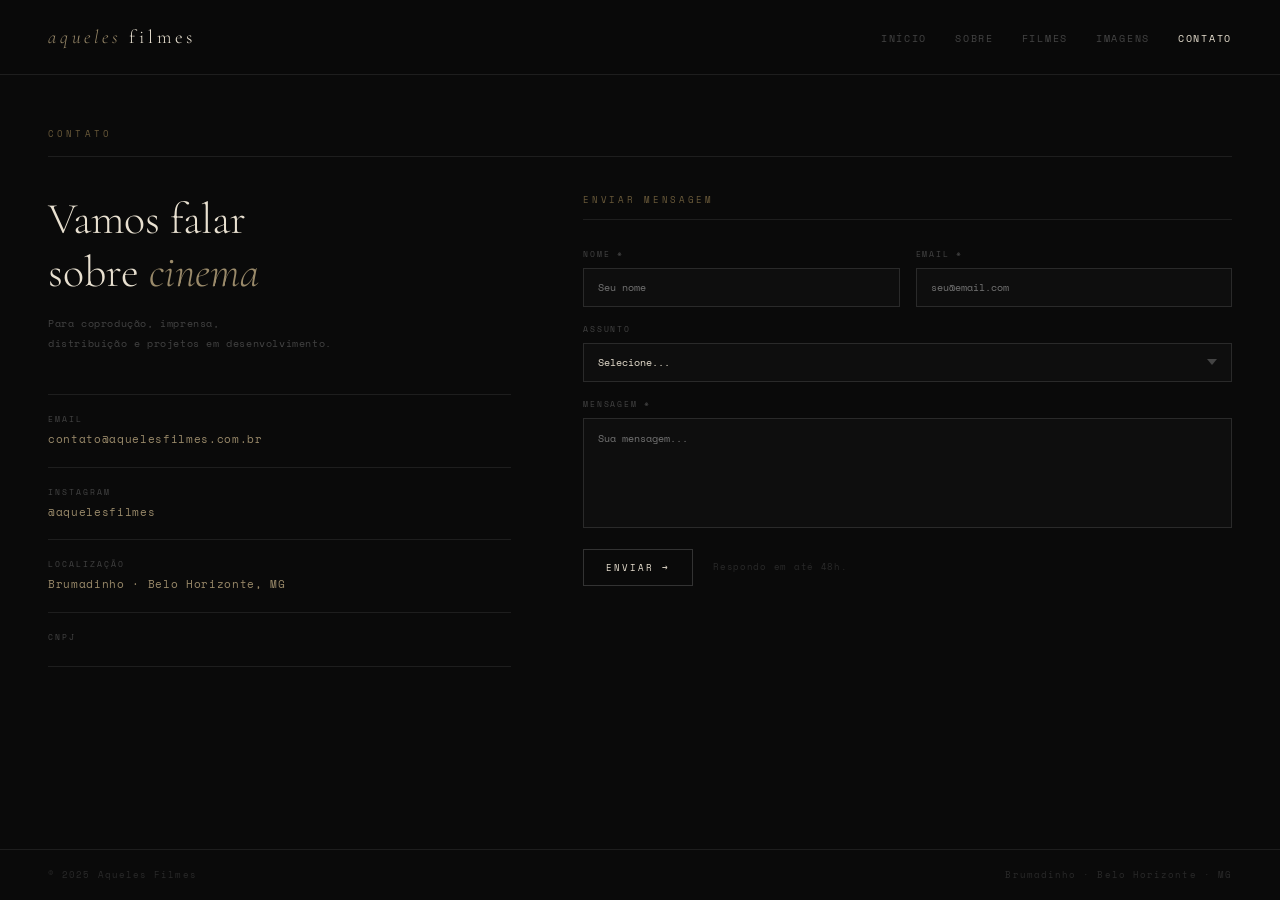
<file: contato.html>
<!DOCTYPE html>
<html lang="pt-BR">
<head>
  <meta charset="UTF-8">
  <meta name="viewport" content="width=device-width, initial-scale=1.0">
  <title>Contato — Aqueles Filmes</title>
  <meta name="description" content="Entre em contato com a Aqueles Filmes — coprodução, imprensa, distribuição.">
  <link rel="stylesheet" href="style.css">
  <style>
    .contato-grid {
      display: grid;
      grid-template-columns: 1fr 1.4fr;
      gap: 72px;
      align-items: start;
    }

    /* lado esquerdo */
    .contato-left h1 {
      font-family: 'Cormorant Garamond', serif;
      font-size: clamp(30px, 3.5vw, 44px);
      font-weight: 300;
      line-height: 1.2;
      color: var(--text);
      margin-bottom: 16px;
    }

    .contato-left h1 em {
      font-style: italic;
      color: var(--gold);
    }

    .contato-left .intro {
      font-size: 10px;
      color: var(--text-faint);
      line-height: 2;
      letter-spacing: 0.06em;
      margin-bottom: 40px;
    }

    .contact-items { display: flex; flex-direction: column; gap: 0; }

    .contact-item {
      padding: 18px 0;
      border-bottom: 1px solid var(--border);
    }

    .contact-item:first-child { border-top: 1px solid var(--border); }

    .contact-key {
      font-size: 8px;
      letter-spacing: 0.25em;
      text-transform: uppercase;
      color: var(--text-faint);
      margin-bottom: 5px;
    }

    .contact-val {
      font-size: 11px;
      color: var(--gold);
      letter-spacing: 0.06em;
    }

    .contact-val a {
      color: inherit;
      text-decoration: none;
      transition: color 0.2s;
    }

    .contact-val a:hover { color: var(--text); }

    /* formulário */
    .form-title {
      font-size: 9px;
      letter-spacing: 0.3em;
      color: var(--gold-dim);
      text-transform: uppercase;
      margin-bottom: 28px;
      padding-bottom: 12px;
      border-bottom: 1px solid var(--border);
    }

    .form-row {
      display: grid;
      grid-template-columns: 1fr 1fr;
      gap: 16px;
    }

    .form-field { margin-bottom: 16px; }

    .form-field label {
      display: block;
      font-size: 8px;
      color: var(--text-faint);
      letter-spacing: 0.22em;
      text-transform: uppercase;
      margin-bottom: 7px;
    }

    .form-field input,
    .form-field select,
    .form-field textarea {
      width: 100%;
      background: var(--bg2);
      border: 1px solid var(--border2);
      color: var(--text);
      padding: 11px 14px;
      font-family: 'Space Mono', monospace;
      font-size: 10px;
      outline: none;
      transition: border-color 0.2s;
      appearance: none;
    }

    .form-field input:focus,
    .form-field select:focus,
    .form-field textarea:focus {
      border-color: var(--gold-dim);
    }

    .form-field select {
      cursor: pointer;
      background-image: url("data:image/svg+xml,%3Csvg xmlns='http://www.w3.org/2000/svg' width='10' height='6'%3E%3Cpath d='M0 0l5 6 5-6z' fill='%23444'/%3E%3C/svg%3E");
      background-repeat: no-repeat;
      background-position: right 14px center;
      padding-right: 36px;
    }

    .form-field select option { background: #0e0e0e; }

    .form-field textarea {
      height: 110px;
      resize: none;
      line-height: 1.8;
    }

    .form-footer {
      display: flex;
      align-items: center;
      gap: 20px;
      margin-top: 8px;
    }

    .form-note {
      font-size: 9px;
      color: #2a2a2a;
      letter-spacing: 0.08em;
      line-height: 1.8;
    }

    /* estado de sucesso */
    .sucesso {
      display: none;
      padding: 24px;
      border: 1px solid #1a2a1a;
      background: #0a140a;
      margin-top: 20px;
    }

    .sucesso p {
      font-size: 10px;
      color: #4a7a4a;
      letter-spacing: 0.1em;
      line-height: 1.8;
    }

    @media (max-width: 800px) {
      .contato-grid { grid-template-columns: 1fr; gap: 48px; }
      .form-row { grid-template-columns: 1fr; }
    }
  </style>
</head>
<body>

<nav>
  <a href="index.html" class="logo"><em>aqueles</em> filmes</a>
  <button class="hamburger" onclick="toggleMenu()" aria-label="Menu">
    <span></span><span></span><span></span>
  </button>
  <ul class="nav-links" id="nav-links">
    <li><a href="index.html">início</a></li>
    <li><a href="sobre.html">sobre</a></li>
    <li><a href="filmes.html">filmes</a></li>
    <li><a href="imagens.html">imagens</a></li>
    <li><a href="contato.html" class="active">contato</a></li>
  </ul>
</nav>

<main>
  <p class="section-label">Contato</p>

  <div class="contato-grid">

    <!-- LADO ESQUERDO -->
    <div class="contato-left">
      <h1>Vamos falar<br>sobre <em>cinema</em></h1>
      <p class="intro">
        Para coprodução, imprensa,<br>
        distribuição e projetos em desenvolvimento.
      </p>

      <div class="contact-items">
        <div class="contact-item">
          <div class="contact-key">Email</div>
          <!-- troque pelo email real -->
          <div class="contact-val">
            <a href="mailto:contato@aquelesfilmes.com.br">contato@aquelesfilmes.com.br</a>
          </div>
        </div>
        <div class="contact-item">
          <div class="contact-key">Instagram</div>
          <div class="contact-val">
            <a href="https://instagram.com/aquelesfilmes" target="_blank" rel="noopener">@aquelesfilmes</a>
          </div>
        </div>
        <div class="contact-item">
          <div class="contact-key">Localização</div>
          <div class="contact-val">Brumadinho · Belo Horizonte, MG</div>
        </div>
        <div class="contact-item">
          <div class="contact-key">CNPJ</div>
          <!-- insira o CNPJ se quiser exibir -->
          <div class="contact-val"><!-- XX.XXX.XXX/XXXX-XX --></div>
        </div>
      </div>
    </div>

    <!-- FORMULÁRIO -->
    <div>
      <p class="form-title">Enviar mensagem</p>

      <!--
        ═══════════════════════════════════════════════
        FORMSPREE — COMO ATIVAR:
        1. Crie conta gratuita em formspree.io
        2. Crie um novo Form
        3. Copie o endpoint (ex: https://formspree.io/f/xabcdefg)
        4. Cole no atributo action abaixo
        ═══════════════════════════════════════════════
      -->
      <form
        id="form-contato"
        action="https://formspree.io/f/COLE_SEU_ENDPOINT_AQUI"
        method="POST"
        onsubmit="enviou(event)"
      >
        <div class="form-row">
          <div class="form-field">
            <label for="nome">Nome *</label>
            <input type="text" id="nome" name="nome" required placeholder="Seu nome">
          </div>
          <div class="form-field">
            <label for="email">Email *</label>
            <input type="email" id="email" name="email" required placeholder="seu@email.com">
          </div>
        </div>

        <div class="form-field">
          <label for="assunto">Assunto</label>
          <select id="assunto" name="assunto">
            <option value="">Selecione...</option>
            <option value="coproducao">Coprodução</option>
            <option value="distribuicao">Distribuição</option>
            <option value="imprensa">Imprensa</option>
            <option value="festivais">Festivais</option>
            <option value="outro">Outro</option>
          </select>
        </div>

        <div class="form-field">
          <label for="mensagem">Mensagem *</label>
          <textarea id="mensagem" name="mensagem" required placeholder="Sua mensagem..."></textarea>
        </div>

        <div class="form-footer">
          <button type="submit" class="btn">Enviar →</button>
          <span class="form-note">Respondo em até 48h.</span>
        </div>

      </form>

      <div class="sucesso" id="sucesso">
        <p>Mensagem enviada. Obrigado pelo contato — respondo em breve.</p>
      </div>

    </div>
  </div>
</main>

<footer>
  <span>© 2025 Aqueles Filmes</span>
  <span>Brumadinho · Belo Horizonte · MG</span>
</footer>

<script>
  function toggleMenu() {
    document.getElementById('nav-links').classList.toggle('open');
  }

  async function enviou(e) {
    e.preventDefault();
    const form = document.getElementById('form-contato');
    const data = new FormData(form);

    try {
      const res = await fetch(form.action, {
        method: 'POST',
        body: data,
        headers: { 'Accept': 'application/json' }
      });

      if (res.ok) {
        form.style.display = 'none';
        document.getElementById('sucesso').style.display = 'block';
      } else {
        alert('Houve um erro. Tente novamente ou envie email diretamente.');
      }
    } catch {
      alert('Erro de conexão. Envie email diretamente.');
    }
  }
</script>
</body>
</html>
</file>
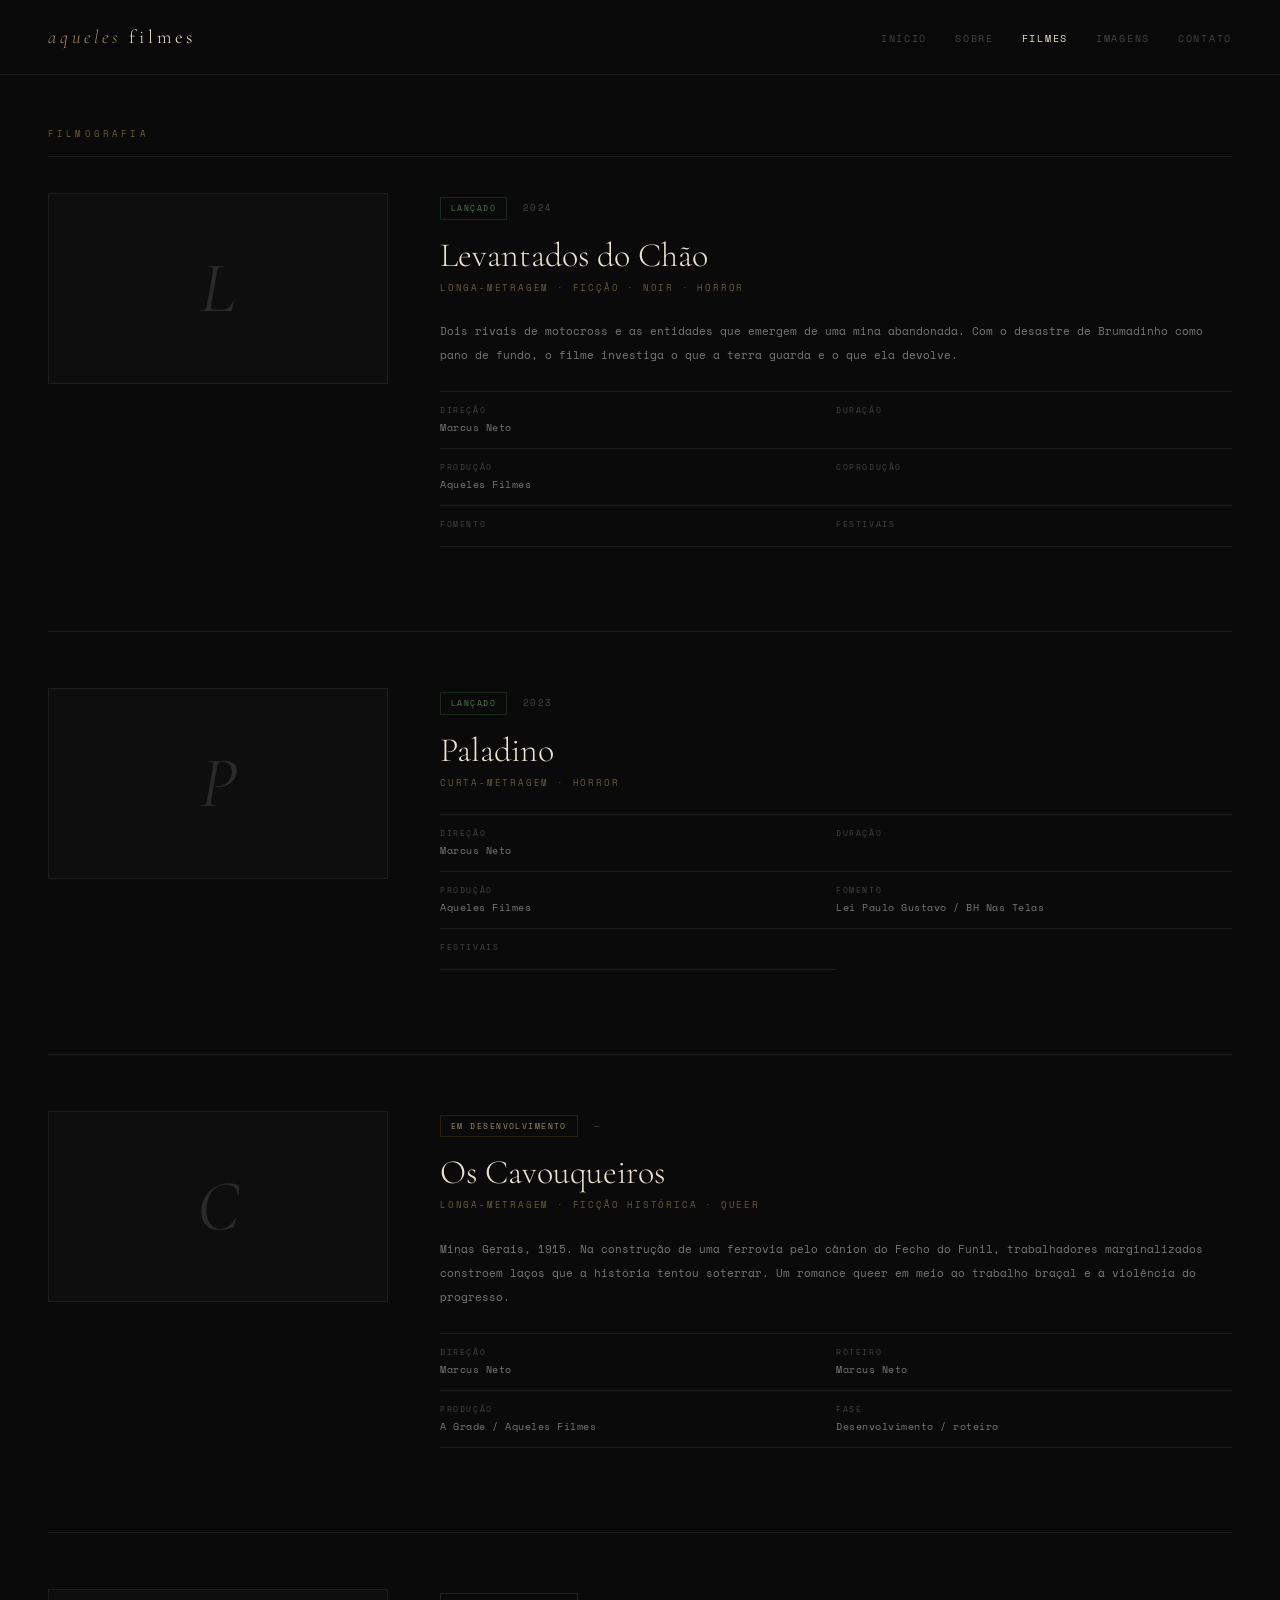
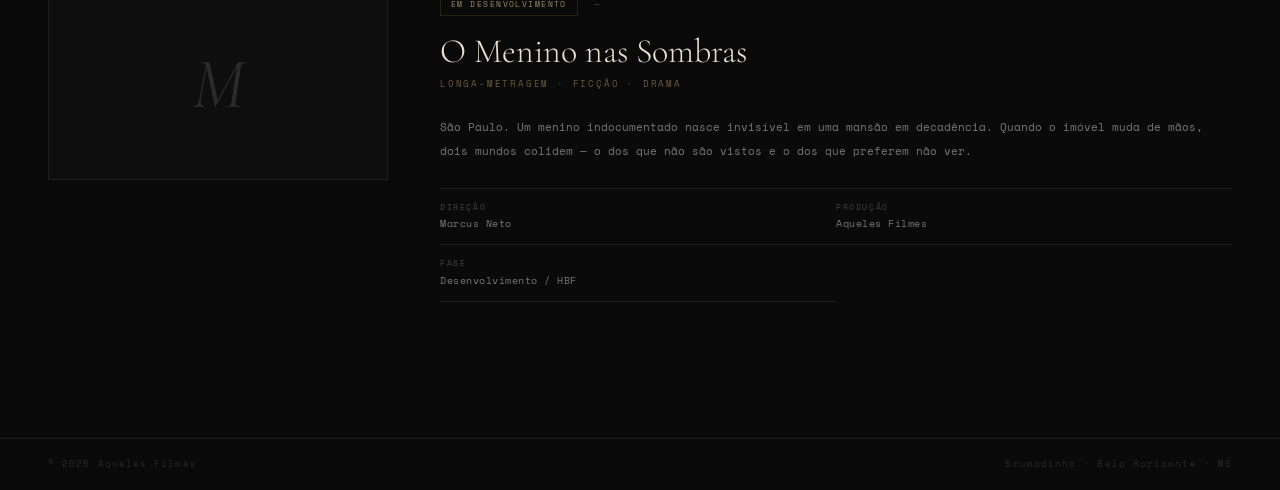
<file: filmes.html>
<!DOCTYPE html>
<html lang="pt-BR">
<head>
  <meta charset="UTF-8">
  <meta name="viewport" content="width=device-width, initial-scale=1.0">
  <title>Filmes — Aqueles Filmes</title>
  <meta name="description" content="Filmografia da Aqueles Filmes — curtas e longas-metragens de ficção de autor.">
  <link rel="stylesheet" href="style.css">
  <style>
    .filme-block {
      display: grid;
      grid-template-columns: 340px 1fr;
      gap: 52px;
      align-items: start;
      padding-bottom: 56px;
      margin-bottom: 56px;
      border-bottom: 1px solid var(--border);
    }

    .filme-block:last-child {
      border-bottom: none;
      margin-bottom: 0;
    }

    .filme-thumb {
      position: relative;
      aspect-ratio: 16/9;
      background: var(--bg2);
      border: 1px solid var(--border);
      overflow: hidden;
      display: flex;
      align-items: center;
      justify-content: center;
    }

    /* substitua o placeholder por:
       <img src="images/filme-levantados.jpg" alt="Levantados do Chão"> */
    .filme-thumb img {
      width: 100%;
      height: 100%;
      object-fit: cover;
      display: block;
    }

    .thumb-letra {
      font-family: 'Cormorant Garamond', serif;
      font-size: 72px;
      font-style: italic;
      color: var(--border2);
      user-select: none;
    }

    /* botão de play para trailer (iframe do YouTube) */
    .trailer-btn {
      position: absolute;
      inset: 0;
      display: flex;
      align-items: center;
      justify-content: center;
      background: rgba(0,0,0,0);
      transition: background 0.2s;
      cursor: pointer;
      border: none;
      width: 100%;
    }

    .trailer-btn:hover { background: rgba(0,0,0,0.4); }

    .play-circle {
      width: 52px;
      height: 52px;
      border: 1px solid rgba(200,180,130,0.4);
      border-radius: 50%;
      display: flex;
      align-items: center;
      justify-content: center;
      opacity: 0;
      transition: opacity 0.2s;
    }

    .trailer-btn:hover .play-circle { opacity: 1; }

    .play-tri {
      width: 0; height: 0;
      border-top: 8px solid transparent;
      border-bottom: 8px solid transparent;
      border-left: 14px solid var(--gold);
      margin-left: 4px;
    }

    /* modal iframe */
    .modal-overlay {
      display: none;
      position: fixed;
      inset: 0;
      background: rgba(0,0,0,0.92);
      z-index: 200;
      align-items: center;
      justify-content: center;
    }

    .modal-overlay.open { display: flex; }

    .modal-inner {
      width: min(860px, 94vw);
      position: relative;
    }

    .modal-close {
      position: absolute;
      top: -36px;
      right: 0;
      background: none;
      border: none;
      color: var(--text-dim);
      font-family: 'Space Mono', monospace;
      font-size: 10px;
      letter-spacing: 0.2em;
      cursor: pointer;
    }

    .modal-close:hover { color: var(--text); }

    .modal-video {
      position: relative;
      padding-bottom: 56.25%;
      height: 0;
    }

    .modal-video iframe {
      position: absolute;
      inset: 0;
      width: 100%;
      height: 100%;
      border: none;
    }

    /* info */
    .filme-info { padding-top: 4px; }

    .filme-meta {
      display: flex;
      gap: 16px;
      align-items: center;
      margin-bottom: 16px;
      flex-wrap: wrap;
    }

    .badge {
      font-size: 8px;
      letter-spacing: 0.18em;
      text-transform: uppercase;
      padding: 4px 10px;
      border: 1px solid var(--border2);
      color: var(--text-faint);
    }

    .badge.lancado { border-color: #1a2a1a; color: #4a7a4a; }
    .badge.dev { border-color: #2a2010; color: var(--gold); }
    .badge.pos { border-color: #10202a; color: #4a7aaa; }

    .filme-ano {
      font-size: 9px;
      color: var(--text-faint);
      letter-spacing: 0.15em;
    }

    .filme-title {
      font-family: 'Cormorant Garamond', serif;
      font-size: 34px;
      font-weight: 300;
      color: var(--text);
      margin-bottom: 6px;
      line-height: 1.15;
    }

    .filme-title em { font-style: italic; color: var(--gold); }

    .filme-genero {
      font-size: 9px;
      color: var(--gold-dim);
      letter-spacing: 0.2em;
      text-transform: uppercase;
      margin-bottom: 24px;
    }

    .filme-sinopse {
      font-size: 11px;
      color: var(--text-dim);
      line-height: 2.2;
      margin-bottom: 24px;
    }

    .filme-ficha {
      display: grid;
      grid-template-columns: repeat(2, 1fr);
      gap: 0;
      border-top: 1px solid var(--border);
      margin-bottom: 28px;
    }

    .ficha-item {
      padding: 12px 0;
      border-bottom: 1px solid var(--border);
    }

    .ficha-key {
      font-size: 8px;
      letter-spacing: 0.2em;
      text-transform: uppercase;
      color: var(--text-faint);
      margin-bottom: 3px;
    }

    .ficha-val {
      font-size: 10px;
      color: var(--text-dim);
      letter-spacing: 0.05em;
    }

    @media (max-width: 860px) {
      .filme-block { grid-template-columns: 1fr; gap: 28px; }
      .filme-thumb { max-width: 100%; }
      .filme-ficha { grid-template-columns: 1fr; }
    }
  </style>
</head>
<body>

<nav>
  <a href="index.html" class="logo"><em>aqueles</em> filmes</a>
  <button class="hamburger" onclick="toggleMenu()" aria-label="Menu">
    <span></span><span></span><span></span>
  </button>
  <ul class="nav-links" id="nav-links">
    <li><a href="index.html">início</a></li>
    <li><a href="sobre.html">sobre</a></li>
    <li><a href="filmes.html" class="active">filmes</a></li>
    <li><a href="imagens.html">imagens</a></li>
    <li><a href="contato.html">contato</a></li>
  </ul>
</nav>

<main>
  <p class="section-label">Filmografia</p>

  <!-- ═══════════════════════════════════════════
       FILME 1 — LEVANTADOS DO CHÃO
       ═══════════════════════════════════════════ -->
  <div class="filme-block">
    <div>
      <div class="filme-thumb">
        <!-- SUBSTITUA por: <img src="images/levantados-thumb.jpg" alt="Levantados do Chão"> -->
        <span class="thumb-letra">L</span>
        <!-- PARA ATIVAR O TRAILER:
             1. Cole o ID do vídeo do YouTube no atributo data-yt abaixo
             2. Exemplo: data-yt="dQw4w9WgXcQ" -->
        <button class="trailer-btn" data-yt="" onclick="abreTrailer(this)">
          <div class="play-circle"><div class="play-tri"></div></div>
        </button>
      </div>
    </div>
    <div class="filme-info">
      <div class="filme-meta">
        <span class="badge lancado">Lançado</span>
        <span class="filme-ano">2024</span>
      </div>
      <h2 class="filme-title">Levantados do Chão</h2>
      <p class="filme-genero">Longa-metragem · Ficção · Noir · Horror</p>
      <p class="filme-sinopse">
        <!-- escreva sua sinopse aqui -->
        Dois rivais de motocross e as entidades que emergem de uma mina abandonada. Com o desastre de Brumadinho como pano de fundo, o filme investiga o que a terra guarda e o que ela devolve.
      </p>
      <div class="filme-ficha">
        <div class="ficha-item">
          <div class="ficha-key">Direção</div>
          <div class="ficha-val">Marcus Neto</div>
        </div>
        <div class="ficha-item">
          <div class="ficha-key">Duração</div>
          <div class="ficha-val"><!-- ex: 94 min --></div>
        </div>
        <div class="ficha-item">
          <div class="ficha-key">Produção</div>
          <div class="ficha-val">Aqueles Filmes</div>
        </div>
        <div class="ficha-item">
          <div class="ficha-key">Coprodução</div>
          <div class="ficha-val"><!-- país/produtora --></div>
        </div>
        <div class="ficha-item">
          <div class="ficha-key">Fomento</div>
          <div class="ficha-val"><!-- editais --></div>
        </div>
        <div class="ficha-item">
          <div class="ficha-key">Festivais</div>
          <div class="ficha-val"><!-- liste aqui --></div>
        </div>
      </div>
    </div>
  </div>

  <!-- ═══════════════════════════════════════════
       FILME 2 — PALADINO
       ═══════════════════════════════════════════ -->
  <div class="filme-block">
    <div>
      <div class="filme-thumb">
        <span class="thumb-letra">P</span>
        <button class="trailer-btn" data-yt="" onclick="abreTrailer(this)">
          <div class="play-circle"><div class="play-tri"></div></div>
        </button>
      </div>
    </div>
    <div class="filme-info">
      <div class="filme-meta">
        <span class="badge lancado">Lançado</span>
        <span class="filme-ano">2023</span>
      </div>
      <h2 class="filme-title">Paladino</h2>
      <p class="filme-genero">Curta-metragem · Horror</p>
      <p class="filme-sinopse">
        <!-- escreva sua sinopse aqui -->
      </p>
      <div class="filme-ficha">
        <div class="ficha-item">
          <div class="ficha-key">Direção</div>
          <div class="ficha-val">Marcus Neto</div>
        </div>
        <div class="ficha-item">
          <div class="ficha-key">Duração</div>
          <div class="ficha-val"><!-- ex: 18 min --></div>
        </div>
        <div class="ficha-item">
          <div class="ficha-key">Produção</div>
          <div class="ficha-val">Aqueles Filmes</div>
        </div>
        <div class="ficha-item">
          <div class="ficha-key">Fomento</div>
          <div class="ficha-val">Lei Paulo Gustavo / BH Nas Telas</div>
        </div>
        <div class="ficha-item">
          <div class="ficha-key">Festivais</div>
          <div class="ficha-val"><!-- liste aqui --></div>
        </div>
      </div>
    </div>
  </div>

  <!-- ═══════════════════════════════════════════
       FILME 3 — OS CAVOUQUEIROS
       ═══════════════════════════════════════════ -->
  <div class="filme-block">
    <div>
      <div class="filme-thumb">
        <span class="thumb-letra">C</span>
        <!-- sem trailer ainda, remova o botão quando não tiver vídeo -->
      </div>
    </div>
    <div class="filme-info">
      <div class="filme-meta">
        <span class="badge dev">Em desenvolvimento</span>
        <span class="filme-ano">—</span>
      </div>
      <h2 class="filme-title">Os Cavouqueiros</h2>
      <p class="filme-genero">Longa-metragem · Ficção histórica · Queer</p>
      <p class="filme-sinopse">
        Minas Gerais, 1915. Na construção de uma ferrovia pelo cânion do Fecho do Funil, trabalhadores marginalizados constroem laços que a história tentou soterrar. Um romance queer em meio ao trabalho braçal e à violência do progresso.
      </p>
      <div class="filme-ficha">
        <div class="ficha-item">
          <div class="ficha-key">Direção</div>
          <div class="ficha-val">Marcus Neto</div>
        </div>
        <div class="ficha-item">
          <div class="ficha-key">Roteiro</div>
          <div class="ficha-val">Marcus Neto</div>
        </div>
        <div class="ficha-item">
          <div class="ficha-key">Produção</div>
          <div class="ficha-val">A Grade / Aqueles Filmes</div>
        </div>
        <div class="ficha-item">
          <div class="ficha-key">Fase</div>
          <div class="ficha-val">Desenvolvimento / roteiro</div>
        </div>
      </div>
    </div>
  </div>

  <!-- ═══════════════════════════════════════════
       FILME 4 — O MENINO NAS SOMBRAS
       ═══════════════════════════════════════════ -->
  <div class="filme-block">
    <div>
      <div class="filme-thumb">
        <span class="thumb-letra">M</span>
      </div>
    </div>
    <div class="filme-info">
      <div class="filme-meta">
        <span class="badge dev">Em desenvolvimento</span>
        <span class="filme-ano">—</span>
      </div>
      <h2 class="filme-title">O Menino nas Sombras</h2>
      <p class="filme-genero">Longa-metragem · Ficção · Drama</p>
      <p class="filme-sinopse">
        São Paulo. Um menino indocumentado nasce invisível em uma mansão em decadência. Quando o imóvel muda de mãos, dois mundos colidem — o dos que não são vistos e o dos que preferem não ver.
      </p>
      <div class="filme-ficha">
        <div class="ficha-item">
          <div class="ficha-key">Direção</div>
          <div class="ficha-val">Marcus Neto</div>
        </div>
        <div class="ficha-item">
          <div class="ficha-key">Produção</div>
          <div class="ficha-val">Aqueles Filmes</div>
        </div>
        <div class="ficha-item">
          <div class="ficha-key">Fase</div>
          <div class="ficha-val">Desenvolvimento / HBF</div>
        </div>
      </div>
    </div>
  </div>

</main>

<!-- MODAL TRAILER -->
<div class="modal-overlay" id="modal" onclick="fechaTrailer(event)">
  <div class="modal-inner">
    <button class="modal-close" onclick="fechaTrailer()">← fechar</button>
    <div class="modal-video">
      <iframe id="modal-iframe" src="" allowfullscreen allow="autoplay"></iframe>
    </div>
  </div>
</div>

<footer>
  <span>© 2025 Aqueles Filmes</span>
  <span>Brumadinho · Belo Horizonte · MG</span>
</footer>

<script>
  function toggleMenu() {
    document.getElementById('nav-links').classList.toggle('open');
  }

  function abreTrailer(btn) {
    const ytId = btn.getAttribute('data-yt');
    if (!ytId) return; // sem trailer ainda
    document.getElementById('modal-iframe').src =
      'https://www.youtube.com/embed/' + ytId + '?autoplay=1';
    document.getElementById('modal').classList.add('open');
    document.body.style.overflow = 'hidden';
  }

  function fechaTrailer(e) {
    if (e && e.target !== document.getElementById('modal')) return;
    document.getElementById('modal-iframe').src = '';
    document.getElementById('modal').classList.remove('open');
    document.body.style.overflow = '';
  }

  document.addEventListener('keydown', function(e) {
    if (e.key === 'Escape') fechaTrailer();
  });
</script>
</body>
</html>
</file>
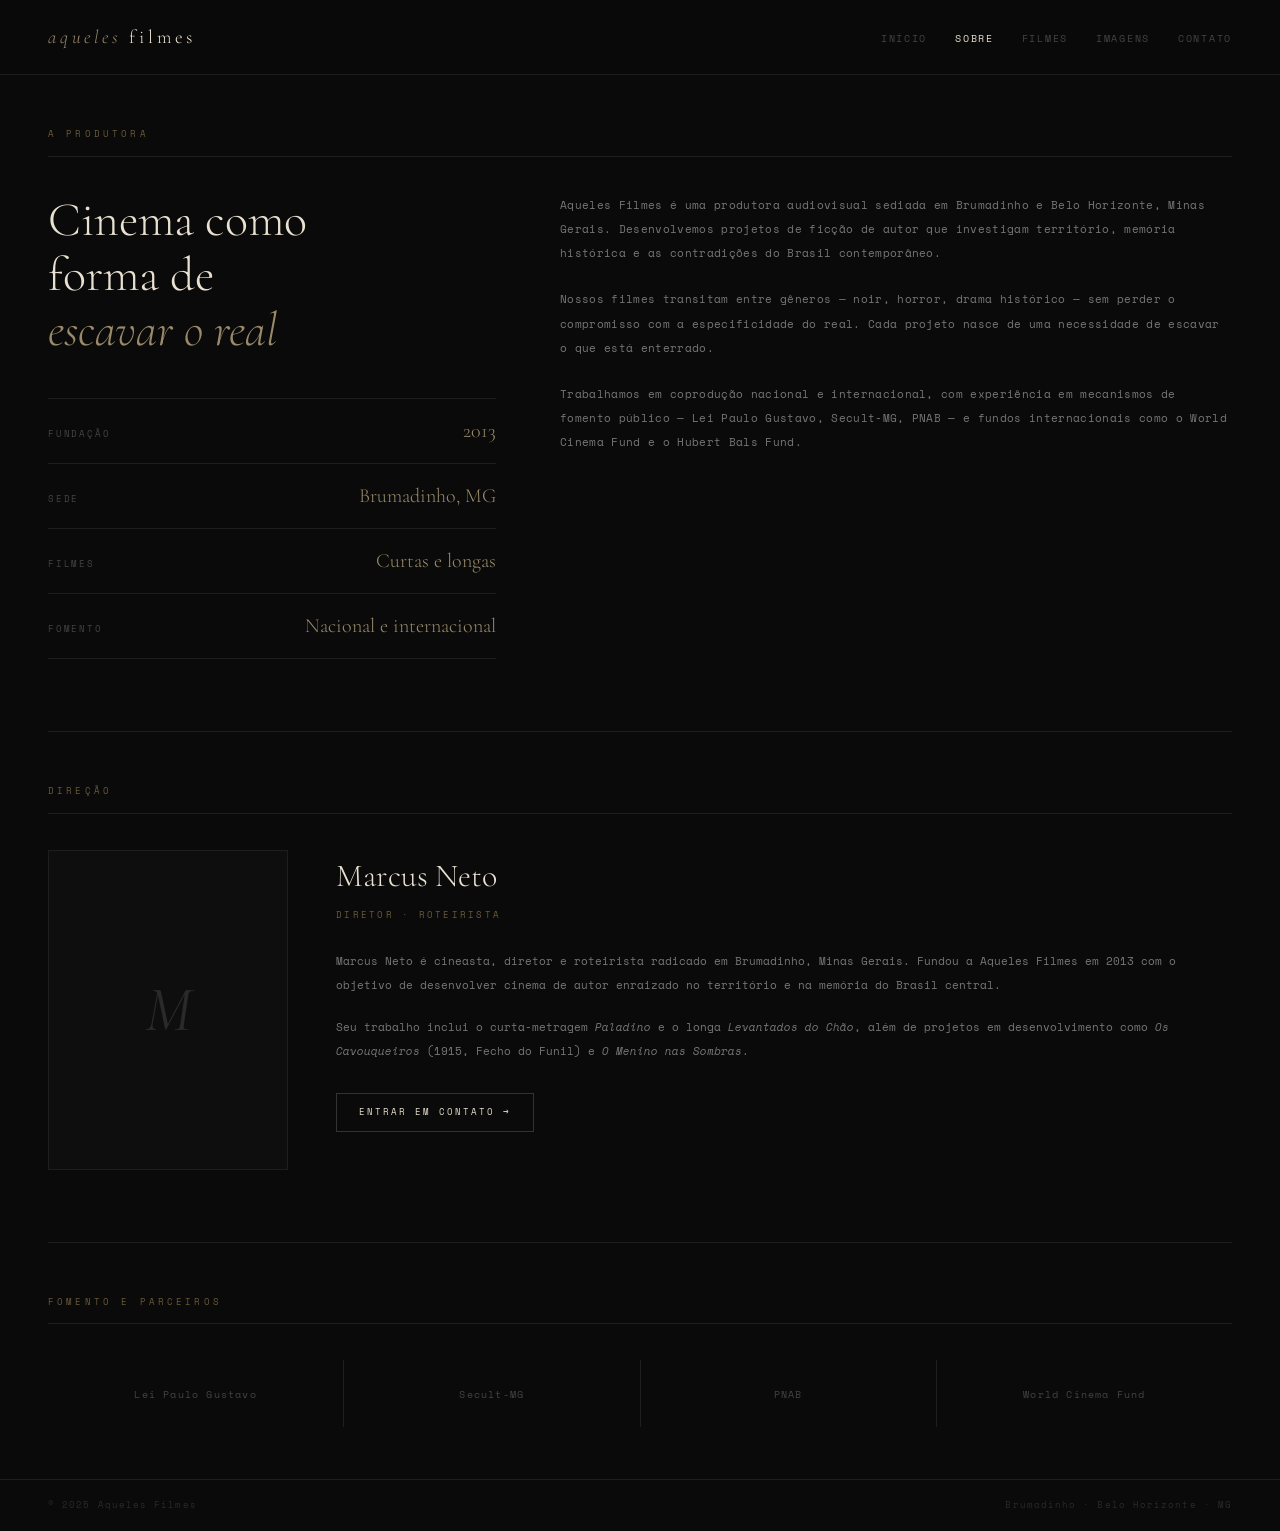
<file: sobre.html>
<!DOCTYPE html>
<html lang="pt-BR">
<head>
  <meta charset="UTF-8">
  <meta name="viewport" content="width=device-width, initial-scale=1.0">
  <title>Sobre — Aqueles Filmes</title>
  <meta name="description" content="Aqueles Filmes é uma produtora audiovisual sediada em Brumadinho e Belo Horizonte, MG.">
  <link rel="stylesheet" href="style.css">
  <style>
    .about-grid {
      display: grid;
      grid-template-columns: 1fr 1.5fr;
      gap: 64px;
      align-items: start;
      margin-bottom: 72px;
    }

    .about-left h1 {
      font-family: 'Cormorant Garamond', serif;
      font-size: clamp(32px, 4vw, 48px);
      font-weight: 300;
      line-height: 1.15;
      color: var(--text);
      margin-bottom: 28px;
    }

    .about-left h1 em {
      font-style: italic;
      color: var(--gold);
    }

    .stats {
      display: flex;
      flex-direction: column;
      gap: 0;
      margin-top: 40px;
      border-top: 1px solid var(--border);
    }

    .stat {
      display: flex;
      justify-content: space-between;
      align-items: baseline;
      padding: 16px 0;
      border-bottom: 1px solid var(--border);
    }

    .stat-key {
      font-size: 9px;
      letter-spacing: 0.2em;
      text-transform: uppercase;
      color: var(--text-faint);
    }

    .stat-val {
      font-family: 'Cormorant Garamond', serif;
      font-size: 20px;
      font-weight: 300;
      color: var(--gold);
    }

    .about-right p {
      font-size: 11px;
      color: var(--text-dim);
      line-height: 2.2;
      margin-bottom: 22px;
      letter-spacing: 0.03em;
    }

    /* diretor */
    .diretor-section {
      border-top: 1px solid var(--border);
      padding-top: 52px;
      margin-bottom: 72px;
    }

    .diretor-grid {
      display: grid;
      grid-template-columns: 240px 1fr;
      gap: 48px;
      align-items: start;
      margin-top: 36px;
    }

    .diretor-foto {
      aspect-ratio: 3/4;
      background: var(--bg2);
      border: 1px solid var(--border);
      display: flex;
      align-items: flex-end;
      justify-content: center;
      overflow: hidden;
      position: relative;
    }

    /* troca por: <img src="images/diretor.jpg" alt="Marcus Neto"> */
    .diretor-foto img {
      width: 100%;
      height: 100%;
      object-fit: cover;
      display: block;
    }

    .foto-placeholder {
      position: absolute;
      inset: 0;
      display: flex;
      align-items: center;
      justify-content: center;
    }

    .foto-placeholder span {
      font-family: 'Cormorant Garamond', serif;
      font-size: 64px;
      font-style: italic;
      color: var(--border2);
    }

    .diretor-info h2 {
      font-family: 'Cormorant Garamond', serif;
      font-size: 32px;
      font-weight: 300;
      color: var(--text);
      margin-bottom: 4px;
    }

    .diretor-info .cargo {
      font-size: 9px;
      letter-spacing: 0.25em;
      color: var(--gold-dim);
      text-transform: uppercase;
      margin-bottom: 24px;
    }

    .diretor-info p {
      font-size: 11px;
      color: var(--text-dim);
      line-height: 2.2;
      margin-bottom: 18px;
    }

    /* parceiros */
    .parceiros {
      border-top: 1px solid var(--border);
      padding-top: 52px;
    }

    .parceiros-grid {
      display: grid;
      grid-template-columns: repeat(4, 1fr);
      gap: 1px;
      background: var(--border);
      margin-top: 36px;
    }

    .parceiro {
      background: var(--bg);
      padding: 24px 20px;
      text-align: center;
    }

    .parceiro-nome {
      font-size: 10px;
      color: var(--text-faint);
      letter-spacing: 0.12em;
      line-height: 1.6;
    }

    @media (max-width: 700px) {
      .about-grid { grid-template-columns: 1fr; gap: 40px; }
      .diretor-grid { grid-template-columns: 1fr; }
      .diretor-foto { aspect-ratio: 1/1; max-width: 240px; }
      .parceiros-grid { grid-template-columns: repeat(2, 1fr); }
    }
  </style>
</head>
<body>

<nav>
  <a href="index.html" class="logo"><em>aqueles</em> filmes</a>
  <button class="hamburger" onclick="toggleMenu()" aria-label="Menu">
    <span></span><span></span><span></span>
  </button>
  <ul class="nav-links" id="nav-links">
    <li><a href="index.html">início</a></li>
    <li><a href="sobre.html" class="active">sobre</a></li>
    <li><a href="filmes.html">filmes</a></li>
    <li><a href="imagens.html">imagens</a></li>
    <li><a href="contato.html">contato</a></li>
  </ul>
</nav>

<main>
  <p class="section-label">A produtora</p>

  <div class="about-grid">
    <div class="about-left">
      <h1>Cinema como<br>forma de<br><em>escavar o real</em></h1>
      <div class="stats">
        <div class="stat">
          <span class="stat-key">Fundação</span>
          <span class="stat-val">2013</span>
        </div>
        <div class="stat">
          <span class="stat-key">Sede</span>
          <span class="stat-val">Brumadinho, MG</span>
        </div>
        <div class="stat">
          <span class="stat-key">Filmes</span>
          <span class="stat-val">Curtas e longas</span>
        </div>
        <div class="stat">
          <span class="stat-key">Fomento</span>
          <span class="stat-val">Nacional e internacional</span>
        </div>
      </div>
    </div>

    <div class="about-right">
      <p>Aqueles Filmes é uma produtora audiovisual sediada em Brumadinho e Belo Horizonte, Minas Gerais. Desenvolvemos projetos de ficção de autor que investigam território, memória histórica e as contradições do Brasil contemporâneo.</p>
      <p>Nossos filmes transitam entre gêneros — noir, horror, drama histórico — sem perder o compromisso com a especificidade do real. Cada projeto nasce de uma necessidade de escavar o que está enterrado.</p>
      <p>Trabalhamos em coprodução nacional e internacional, com experiência em mecanismos de fomento público — Lei Paulo Gustavo, Secult-MG, PNAB — e fundos internacionais como o World Cinema Fund e o Hubert Bals Fund.</p>
      <!-- adicione mais parágrafos aqui conforme necessário -->
    </div>
  </div>

  <!-- DIRETOR -->
  <div class="diretor-section">
    <p class="section-label">Direção</p>
    <div class="diretor-grid">
      <div class="diretor-foto">
        <!-- SUBSTITUA o bloco abaixo por:
             <img src="images/diretor.jpg" alt="Marcus Neto">
             quando tiver a foto pronta -->
        <div class="foto-placeholder">
          <span>M</span>
        </div>
      </div>
      <div class="diretor-info">
        <h2>Marcus Neto</h2>
        <p class="cargo">Diretor · Roteirista</p>
        <p>Marcus Neto é cineasta, diretor e roteirista radicado em Brumadinho, Minas Gerais. Fundou a Aqueles Filmes em 2013 com o objetivo de desenvolver cinema de autor enraizado no território e na memória do Brasil central.</p>
        <p>Seu trabalho inclui o curta-metragem <em>Paladino</em> e o longa <em>Levantados do Chão</em>, além de projetos em desenvolvimento como <em>Os Cavouqueiros</em> (1915, Fecho do Funil) e <em>O Menino nas Sombras</em>.</p>
        <p><!-- adicione prêmios, festivais, formação aqui --></p>
        <a href="contato.html" class="btn" style="margin-top:12px;">Entrar em contato →</a>
      </div>
    </div>
  </div>

  <!-- PARCEIROS / FINANCIADORES -->
  <div class="parceiros">
    <p class="section-label">Fomento e parceiros</p>
    <div class="parceiros-grid">
      <div class="parceiro"><span class="parceiro-nome">Lei Paulo Gustavo</span></div>
      <div class="parceiro"><span class="parceiro-nome">Secult-MG</span></div>
      <div class="parceiro"><span class="parceiro-nome">PNAB</span></div>
      <div class="parceiro"><span class="parceiro-nome">World Cinema Fund</span></div>
      <!-- adicione mais blocos conforme necessário -->
    </div>
  </div>
</main>

<footer>
  <span>© 2025 Aqueles Filmes</span>
  <span>Brumadinho · Belo Horizonte · MG</span>
</footer>

<script>
  function toggleMenu() {
    document.getElementById('nav-links').classList.toggle('open');
  }
</script>
</body>
</html>
</file>
<file: style.css>
@import url('https://fonts.googleapis.com/css2?family=Cormorant+Garamond:ital,wght@0,300;0,400;1,300;1,400&family=Space+Mono:wght@400;700&display=swap');

*, *::before, *::after {
  box-sizing: border-box;
  margin: 0;
  padding: 0;
}

:root {
  --gold: #9a8a6a;
  --gold-dim: #6a5a3a;
  --bg: #0a0a0a;
  --bg2: #0e0e0e;
  --bg3: #141414;
  --text: #e8e0d0;
  --text-dim: #777;
  --text-faint: #444;
  --border: #1e1e1e;
  --border2: #2a2a2a;
}

html { scroll-behavior: smooth; }

body {
  font-family: 'Space Mono', monospace;
  background: var(--bg);
  color: var(--text);
  font-size: 12px;
  line-height: 1.6;
  min-height: 100vh;
  display: flex;
  flex-direction: column;
}

/* ─── NAV ─── */
nav {
  display: flex;
  justify-content: space-between;
  align-items: center;
  padding: 22px 48px;
  border-bottom: 1px solid var(--border);
  position: sticky;
  top: 0;
  background: rgba(10,10,10,0.96);
  backdrop-filter: blur(8px);
  z-index: 100;
}

.logo {
  font-family: 'Cormorant Garamond', serif;
  font-size: 19px;
  font-weight: 300;
  letter-spacing: 0.2em;
  color: var(--text);
  text-decoration: none;
  text-transform: lowercase;
}

.logo em {
  font-style: italic;
  color: var(--gold);
}

.nav-links {
  display: flex;
  gap: 28px;
  list-style: none;
}

.nav-links a {
  color: var(--text-faint);
  text-decoration: none;
  letter-spacing: 0.18em;
  font-size: 9.5px;
  text-transform: uppercase;
  transition: color 0.2s;
}

.nav-links a:hover,
.nav-links a.active {
  color: var(--text);
}

/* ─── FOOTER ─── */
footer {
  margin-top: auto;
  border-top: 1px solid var(--border);
  padding: 18px 48px;
  display: flex;
  justify-content: space-between;
  align-items: center;
}

footer span {
  font-size: 9px;
  color: #2a2a2a;
  letter-spacing: 0.12em;
}

/* ─── MAIN ─── */
main {
  flex: 1;
  padding: 52px 48px;
}

/* ─── SECTION LABEL ─── */
.section-label {
  font-size: 9px;
  letter-spacing: 0.35em;
  color: var(--gold-dim);
  text-transform: uppercase;
  margin-bottom: 36px;
  padding-bottom: 14px;
  border-bottom: 1px solid var(--border);
}

/* ─── BUTTONS ─── */
.btn {
  display: inline-block;
  border: 1px solid #333;
  color: var(--text);
  padding: 11px 22px;
  font-family: 'Space Mono', monospace;
  font-size: 9px;
  letter-spacing: 0.22em;
  text-transform: uppercase;
  cursor: pointer;
  background: transparent;
  text-decoration: none;
  transition: border-color 0.2s, color 0.2s;
}

.btn:hover {
  border-color: var(--gold);
  color: var(--gold);
}

/* ─── HAMBURGER (mobile) ─── */
.hamburger {
  display: none;
  flex-direction: column;
  gap: 5px;
  cursor: pointer;
  background: none;
  border: none;
  padding: 4px;
}

.hamburger span {
  display: block;
  width: 22px;
  height: 1px;
  background: var(--text-dim);
}

/* ─── MOBILE ─── */
@media (max-width: 700px) {
  nav { padding: 18px 24px; }
  main { padding: 36px 24px; }
  footer { padding: 16px 24px; flex-direction: column; gap: 6px; text-align: center; }

  .hamburger { display: flex; }

  .nav-links {
    display: none;
    position: absolute;
    top: 100%;
    left: 0; right: 0;
    background: var(--bg);
    flex-direction: column;
    gap: 0;
    border-bottom: 1px solid var(--border);
  }

  .nav-links.open { display: flex; }

  .nav-links a {
    padding: 16px 24px;
    border-bottom: 1px solid var(--border);
    display: block;
  }
}
</file>
